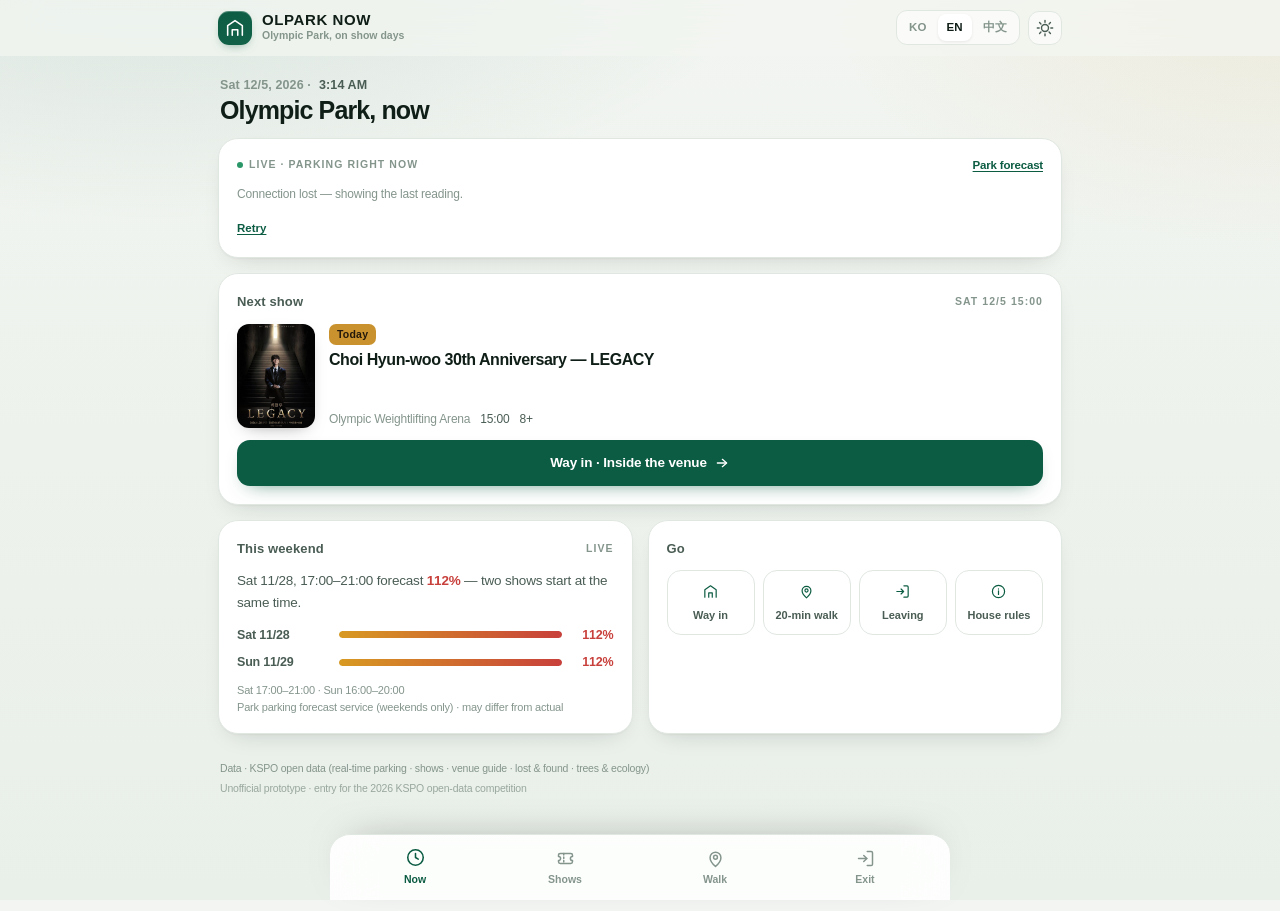
<file: index.html>
<!doctype html>
<html lang="ko">
<head>
<meta charset="utf-8" />
<meta name="viewport" content="width=device-width, initial-scale=1, viewport-fit=cover" />
<title>올팍 나우 · OLPARK NOW</title>
<meta name="description" content="올림픽공원 공연일, 지금 필요한 것만. 실시간 주차 · 공연장 동선 · 20분 산책 · 분산 출귀" />
<meta name="theme-color" content="#0C5C43" media="(prefers-color-scheme: light)" />
<meta name="theme-color" content="#0B1310" media="(prefers-color-scheme: dark)" />
<meta name="apple-mobile-web-app-capable" content="yes" />
<meta name="apple-mobile-web-app-status-bar-style" content="black-translucent" />
<meta name="apple-mobile-web-app-title" content="올팍 나우" />
<link rel="manifest" href="manifest.webmanifest" />
<link rel="icon" href="icons/favicon.svg" type="image/svg+xml" />
<link rel="apple-touch-icon" href="icons/icon-192.png" />
<link rel="stylesheet" href="assets/app.css?v=20261125f" />
</head>
<body>
<a class="skip" href="#main">본문으로</a>

<header class="hdr" id="hdr">
  <div class="hdr-in">
    <div class="brand">
      <span class="brand-mark" aria-hidden="true">
        <svg viewBox="0 0 24 24" width="22" height="22" fill="none" stroke="currentColor" stroke-width="1.7" stroke-linecap="round" stroke-linejoin="round">
          <path d="M4 20V9.5L12 4l8 5.5V20"/><path d="M9 20v-6h6v6"/>
        </svg>
      </span>
      <span class="brand-txt">
        <strong>OLPARK NOW</strong>
        <em data-i18n="brandTag">올림픽공원 공연일 안내</em>
      </span>
    </div>
    <div class="hdr-actions">
      <div class="lang" role="group" aria-label="Language">
        <button type="button" data-lang="ko" class="on">KO</button>
        <button type="button" data-lang="en">EN</button>
        <button type="button" data-lang="zh">中文</button>
      </div>
      <button type="button" class="icon-btn" id="themeBtn" aria-label="테마">
        <svg viewBox="0 0 24 24" width="20" height="20" fill="none" stroke="currentColor" stroke-width="1.7" stroke-linecap="round">
          <circle cx="12" cy="12" r="4.2"/><path d="M12 2.8v2.2M12 19v2.2M2.8 12H5M19 12h2.2M5.5 5.5l1.6 1.6M16.9 16.9l1.6 1.6M18.5 5.5l-1.6 1.6M7.1 16.9l-1.6 1.6"/>
        </svg>
      </button>
    </div>
  </div>
</header>

<main id="main">
  <section class="view" id="v-now" data-view="now" aria-labelledby="t-now"></section>
  <section class="view" id="v-shows" data-view="shows" aria-labelledby="t-shows" hidden></section>
  <section class="view" id="v-walk" data-view="walk" aria-labelledby="t-walk" hidden></section>
  <section class="view" id="v-exit" data-view="exit" aria-labelledby="t-exit" hidden></section>
</main>

<nav class="tabs" id="tabs" aria-label="주요 메뉴">
  <button type="button" data-nav="now" class="on" aria-current="page">
    <svg viewBox="0 0 24 24" fill="none" stroke="currentColor" stroke-width="1.7" stroke-linecap="round" stroke-linejoin="round"><circle cx="12" cy="12" r="8.5"/><path d="M12 7.5V12l3 1.8"/></svg>
    <span data-i18n="navNow">지금</span>
  </button>
  <button type="button" data-nav="shows">
    <svg viewBox="0 0 24 24" fill="none" stroke="currentColor" stroke-width="1.7" stroke-linecap="round" stroke-linejoin="round"><path d="M4 8.4a2 2 0 0 1 2-2h12a2 2 0 0 1 2 2v1.2a2.4 2.4 0 0 0 0 4.8v1.2a2 2 0 0 1-2 2H6a2 2 0 0 1-2-2v-1.2a2.4 2.4 0 0 0 0-4.8z"/><path d="M10 6.4v11.2" stroke-dasharray="1.6 2.4"/></svg>
    <span data-i18n="navShows">공연</span>
  </button>
  <button type="button" data-nav="walk">
    <svg viewBox="0 0 24 24" fill="none" stroke="currentColor" stroke-width="1.7" stroke-linecap="round" stroke-linejoin="round"><path d="M12 21s6.2-5.3 6.2-10A6.2 6.2 0 0 0 5.8 11c0 4.7 6.2 10 6.2 10z"/><circle cx="12" cy="10.6" r="2.2"/></svg>
    <span data-i18n="navWalk">산책</span>
  </button>
  <button type="button" data-nav="exit">
    <svg viewBox="0 0 24 24" fill="none" stroke="currentColor" stroke-width="1.7" stroke-linecap="round" stroke-linejoin="round"><path d="M14 4h4.5A1.5 1.5 0 0 1 20 5.5v13a1.5 1.5 0 0 1-1.5 1.5H14"/><path d="M10 8.5 13.5 12 10 15.5"/><path d="M13.5 12H4"/></svg>
    <span data-i18n="navExit">귀가</span>
  </button>
</nav>

<div class="sheet-wrap" id="sheetWrap" hidden>
  <div class="sheet-scrim" id="sheetScrim"></div>
  <div class="sheet" id="sheet" role="dialog" aria-modal="true" aria-labelledby="sheetTitle">
    <div class="sheet-grab" aria-hidden="true"></div>
    <button type="button" class="sheet-x" id="sheetX" aria-label="닫기">
      <svg viewBox="0 0 24 24" width="20" height="20" fill="none" stroke="currentColor" stroke-width="1.8" stroke-linecap="round"><path d="M6 6l12 12M18 6L6 18"/></svg>
    </button>
    <div id="sheetBody"></div>
  </div>
</div>

<footer class="foot">
  <p data-i18n="footSrc">데이터 · 한국체육산업개발(주) 개방 공공데이터 (실시간 주차현황 · 공연정보 · 공연장안내 · 유실물정보 · 수목·생태정보)</p>
  <p class="foot-2" data-i18n="footNote">비공식 프로토타입 · 2026년도 공공데이터 활용 경진대회 출품작</p>
</footer>

<script src="assets/data.js?v=20261125f"></script>
<script src="assets/app.js?v=20261125f"></script>
</body>
</html>
</file>
<file: assets/app.css>
/* 올팍 나우 · OLPARK NOW */
:root {
  --bg: #F2F5F1;
  --bg-2: #E9EFE9;
  --surface: #FFFFFF;
  --surface-2: #FAFBF8;
  --ink: #0F1E17;
  --ink-2: #4A5D54;
  --ink-3: #84958C;
  --line: #E0E7E1;
  --line-2: #EDF2EE;
  --brand: #0C5C43;
  --brand-2: #128363;
  --brand-soft: #E6F2EC;
  --accent: #C9922F;
  --accent-soft: #FBF2DF;
  --ok: #2B9668;
  --warn: #D89A22;
  --hot: #DE6F17;
  --full: #C8403B;
  --shadow: 0 1px 2px rgba(15, 30, 23, .04), 0 10px 26px -14px rgba(15, 30, 23, .22);
  --shadow-lg: 0 2px 6px rgba(15, 30, 23, .05), 0 26px 50px -28px rgba(15, 30, 23, .4);
  --r: 20px;
  --r-sm: 13px;
  --sans: "Pretendard Variable", Pretendard, -apple-system, BlinkMacSystemFont, "Apple SD Gothic Neo",
          "Noto Sans KR", "PingFang SC", "Hiragino Sans GB", "Microsoft YaHei", "Segoe UI", Roboto, sans-serif;
}

@media (prefers-color-scheme: dark) {
  :root {
    --bg: #0A1210;
    --bg-2: #0E1815;
    --surface: #131F1A;
    --surface-2: #17251F;
    --ink: #ECF3EE;
    --ink-2: #A6B8AE;
    --ink-3: #6E8479;
    --line: #22322B;
    --line-2: #1C2A24;
    --brand: #4FD3A3;
    --brand-2: #6FE3B6;
    --brand-soft: #122B23;
    --accent: #E5B45C;
    --accent-soft: #2A2318;
    --ok: #43BE86;
    --warn: #E5AC3C;
    --hot: #EC8034;
    --full: #E56762;
    --shadow: 0 1px 2px rgba(0, 0, 0, .3), 0 10px 26px -14px rgba(0, 0, 0, .8);
    --shadow-lg: 0 2px 6px rgba(0, 0, 0, .4), 0 26px 50px -28px rgba(0, 0, 0, .9);
  }
}

/* explicit theme override (manual toggle wins over the OS setting) */
:root[data-theme="light"] {
  --bg: #F2F5F1; --bg-2: #E9EFE9; --surface: #FFFFFF; --surface-2: #FAFBF8;
  --ink: #0F1E17; --ink-2: #4A5D54; --ink-3: #84958C; --line: #E0E7E1; --line-2: #EDF2EE;
  --brand: #0C5C43; --brand-2: #128363; --brand-soft: #E6F2EC; --accent: #C9922F; --accent-soft: #FBF2DF;
  --ok: #2B9668; --warn: #D89A22; --hot: #DE6F17; --full: #C8403B;
  --shadow: 0 1px 2px rgba(15, 30, 23, .04), 0 10px 26px -14px rgba(15, 30, 23, .22);
  --shadow-lg: 0 2px 6px rgba(15, 30, 23, .05), 0 26px 50px -28px rgba(15, 30, 23, .4);
}
:root[data-theme="dark"] {
  --bg: #0A1210; --bg-2: #0E1815; --surface: #131F1A; --surface-2: #17251F;
  --ink: #ECF3EE; --ink-2: #A6B8AE; --ink-3: #6E8479; --line: #22322B; --line-2: #1C2A24;
  --brand: #4FD3A3; --brand-2: #6FE3B6; --brand-soft: #122B23; --accent: #E5B45C; --accent-soft: #2A2318;
  --ok: #43BE86; --warn: #E5AC3C; --hot: #EC8034; --full: #E56762;
  --shadow: 0 1px 2px rgba(0, 0, 0, .3), 0 10px 26px -14px rgba(0, 0, 0, .8);
  --shadow-lg: 0 2px 6px rgba(0, 0, 0, .4), 0 26px 50px -28px rgba(0, 0, 0, .9);
}

* { box-sizing: border-box; }
html { -webkit-text-size-adjust: 100%; }
body {
  margin: 0;
  font-family: var(--sans);
  background: var(--bg);
  color: var(--ink);
  line-height: 1.5;
  letter-spacing: -0.012em;
  -webkit-font-smoothing: antialiased;
  font-variant-numeric: tabular-nums;
  padding-bottom: calc(84px + env(safe-area-inset-bottom));
}
body::before {
  content: "";
  position: fixed; inset: 0; z-index: -1;
  background:
    radial-gradient(900px 420px at 12% -8%, color-mix(in srgb, var(--brand) 12%, transparent), transparent 70%),
    radial-gradient(700px 380px at 100% 0%, color-mix(in srgb, var(--accent) 10%, transparent), transparent 65%),
    linear-gradient(180deg, var(--bg) 0%, var(--bg-2) 100%);
  pointer-events: none;
}
img { max-width: 100%; display: block; }
button { font: inherit; color: inherit; cursor: pointer; }
a { color: var(--brand); }
.skip { position: absolute; left: -9999px; }
.skip:focus { left: 12px; top: 12px; background: var(--surface); padding: 8px 12px; border-radius: 8px; z-index: 99; }

/* ── header ───────────────────────────────────────────── */
.hdr {
  position: sticky; top: 0; z-index: 40;
  padding-top: env(safe-area-inset-top);
  background: color-mix(in srgb, var(--bg) 78%, transparent);
  backdrop-filter: saturate(180%) blur(18px);
  -webkit-backdrop-filter: saturate(180%) blur(18px);
  border-bottom: 1px solid transparent;
  transition: border-color .2s;
}
.hdr.stuck { border-bottom-color: var(--line); }
.hdr-in {
  max-width: 880px; margin: 0 auto;
  display: flex; align-items: center; justify-content: space-between; gap: 12px;
  padding: 10px 18px;
}
.brand { display: flex; align-items: center; gap: 10px; min-width: 0; }
.brand-mark {
  width: 34px; height: 34px; border-radius: 11px;
  display: grid; place-items: center;
  background: linear-gradient(150deg, var(--brand) 0%, color-mix(in srgb, var(--brand) 62%, #1c6b52) 100%);
  color: #fff; flex: none;
  box-shadow: inset 0 1px 0 rgba(255,255,255,.28), 0 4px 12px -6px color-mix(in srgb, var(--brand) 70%, transparent);
}
.brand-txt { display: flex; flex-direction: column; min-width: 0; }
.brand-txt strong {
  font-size: 15px; font-weight: 800; letter-spacing: .04em; line-height: 1.15;
}
.brand-txt em {
  font-style: normal; font-size: 10.5px; color: var(--ink-3); font-weight: 600;
  letter-spacing: 0; white-space: nowrap; overflow: hidden; text-overflow: ellipsis;
}
.hdr-actions { display: flex; align-items: center; gap: 8px; flex: none; }
.lang {
  display: flex; padding: 3px; gap: 2px;
  background: var(--surface-2); border: 1px solid var(--line); border-radius: 11px;
}
.lang button {
  border: 0; background: transparent; color: var(--ink-3);
  font-size: 11.5px; font-weight: 700; padding: 5px 9px; border-radius: 8px;
  letter-spacing: .01em; transition: .16s;
}
.lang button.on { background: var(--surface); color: var(--ink); box-shadow: 0 1px 3px rgba(0,0,0,.08); }
.icon-btn {
  width: 34px; height: 34px; display: grid; place-items: center;
  border: 1px solid var(--line); background: var(--surface-2); color: var(--ink-2);
  border-radius: 11px; transition: .16s;
}
.icon-btn:active { transform: scale(.95); }

/* ── views ────────────────────────────────────────────── */
main { max-width: 880px; margin: 0 auto; padding: 6px 18px 20px; }
.view { animation: rise .32s cubic-bezier(.22,.7,.3,1) both; }
@keyframes rise { from { opacity: 0; transform: translateY(8px); } to { opacity: 1; transform: none; } }
.view-head { padding: 14px 2px 12px; }
.view-head h2 {
  margin: 0; font-size: 25px; font-weight: 820; letter-spacing: -.035em; line-height: 1.22;
}
.view-head p { margin: 6px 0 0; color: var(--ink-2); font-size: 13.5px; line-height: 1.55; max-width: 62ch; }
.date-line { display: flex; align-items: center; gap: 8px; color: var(--ink-3); font-size: 12.5px; font-weight: 650; letter-spacing: .01em; }
.date-line b { color: var(--ink-2); font-weight: 700; }

.cards { display: grid; gap: 13px; }
@media (min-width: 860px) {
  .cards { grid-template-columns: 1fr 1fr; gap: 15px; }
  .span2 { grid-column: 1 / -1; }
}

.card {
  background: var(--surface);
  border: 1px solid var(--line);
  border-radius: var(--r);
  box-shadow: var(--shadow);
  padding: 18px;
  position: relative;
  overflow: hidden;
}
.card.tight { padding: 15px; }
.card-h { display: flex; align-items: center; justify-content: space-between; gap: 10px; margin-bottom: 12px; }
.card-h h3 { margin: 0; font-size: 13px; font-weight: 750; letter-spacing: .01em; color: var(--ink-2); }
.kicker {
  display: inline-flex; align-items: center; gap: 6px;
  font-size: 10.5px; font-weight: 800; letter-spacing: .1em; text-transform: uppercase;
  color: var(--ink-3);
}
.kicker .dot {
  width: 6px; height: 6px; border-radius: 50%; background: var(--ok);
  box-shadow: 0 0 0 0 color-mix(in srgb, var(--ok) 60%, transparent);
  animation: pulse 2.2s infinite;
}
@keyframes pulse {
  0% { box-shadow: 0 0 0 0 color-mix(in srgb, var(--ok) 55%, transparent); }
  70% { box-shadow: 0 0 0 7px transparent; }
  100% { box-shadow: 0 0 0 0 transparent; }
}

/* parking ring */
.park { display: flex; align-items: center; gap: 18px; }
@media (max-width: 359px) { .park { gap: 12px; } }
.ring { position: relative; width: 132px; height: 132px; flex: none; }
@media (max-width: 410px) { .ring { width: 116px; height: 116px; } .park-cap { font-size: 11.5px; } .ring-num b { font-size: 24px; } }
.ring svg { width: 100%; height: 100%; transform: rotate(-90deg); }
.ring .track { stroke: var(--line-2); }
.ring .val { transition: stroke-dashoffset .9s cubic-bezier(.22,.7,.3,1), stroke .4s; stroke-linecap: round; }
.ring-num {
  position: absolute; inset: 0; display: grid; place-content: center; text-align: center; gap: 1px;
}
.ring-num b { font-size: 27px; font-weight: 800; letter-spacing: -.045em; line-height: 1; }
.ring-num span { font-size: 10px; color: var(--ink-3); font-weight: 700; letter-spacing: .02em; }
.park-side { min-width: 0; flex: 1; }
.park-status { display: flex; align-items: center; gap: 7px; margin-bottom: 6px; }
.badge {
  display: inline-flex; align-items: center; gap: 5px;
  padding: 4px 9px; border-radius: 999px;
  font-size: 11.5px; font-weight: 750; letter-spacing: .01em;
  background: var(--brand-soft); color: var(--brand);
}
.badge.ok { background: color-mix(in srgb, var(--ok) 14%, transparent); color: var(--ok); }
.badge.warn { background: color-mix(in srgb, var(--warn) 16%, transparent); color: var(--warn); }
.badge.hot { background: color-mix(in srgb, var(--hot) 15%, transparent); color: var(--hot); }
.badge.full { background: color-mix(in srgb, var(--full) 15%, transparent); color: var(--full); }
.park-cap { font-size: 12px; color: var(--ink-3); line-height: 1.45; }
.park-cap b { color: var(--ink-2); font-weight: 700; }
.legend { display: flex; gap: 12px; margin-top: 10px; flex-wrap: wrap; }
.legend span { display: inline-flex; align-items: center; gap: 4px; font-size: 10px; color: var(--ink-3); font-weight: 600; }
.legend i { width: 6px; height: 6px; border-radius: 50%; display: inline-block; }
.park-meta { margin-top: 10px; display: flex; align-items: center; gap: 8px; flex-wrap: wrap; font-size: 10.5px; color: var(--ink-3); }
.park-meta .sep { width: 1px; height: 9px; background: var(--line); }
.stalled { color: var(--hot); font-weight: 650; }
.link-btn {
  border: 0; background: none; padding: 0; color: var(--brand); font-size: 11.5px; font-weight: 700;
  text-decoration: underline; text-underline-offset: 2px; text-decoration-thickness: 1px;
}

/* next show */
.next { display: flex; gap: 14px; align-items: stretch; }
.next-poster {
  width: 78px; border-radius: 12px; overflow: hidden; flex: none;
  background: var(--surface-2); box-shadow: 0 6px 18px -10px rgba(0,0,0,.5);
}
.next-poster img { width: 100%; height: 100%; object-fit: cover; aspect-ratio: 3/4; }
.next-body { min-width: 0; flex: 1; display: flex; flex-direction: column; }
.next-when { display: flex; align-items: center; gap: 7px; margin-bottom: 5px; }
.dpill {
  font-size: 10.5px; font-weight: 800; letter-spacing: .02em;
  padding: 3px 8px; border-radius: 7px; background: var(--ink); color: var(--bg);
}
.dpill.soon { background: var(--accent); color: #22170a; }
.next-title {
  font-size: 16px; font-weight: 780; letter-spacing: -.028em; line-height: 1.3;
  margin: 0 0 6px; display: -webkit-box; -webkit-line-clamp: 2; -webkit-box-orient: vertical; overflow: hidden;
}
.next-meta { font-size: 12px; color: var(--ink-2); display: flex; flex-wrap: wrap; gap: 4px 10px; margin-top: auto; }
.next-meta span { display: inline-flex; align-items: center; gap: 4px; }
.next-meta i { font-style: normal; color: var(--ink-3); }
.ask { margin-top: 12px; width: 100%; }

/* buttons */
.btn {
  display: inline-flex; align-items: center; justify-content: center; gap: 7px;
  width: 100%; padding: 12px 16px; border-radius: 13px;
  border: 1px solid var(--line); background: var(--surface-2); color: var(--ink);
  font-size: 13.5px; font-weight: 720; letter-spacing: -.01em; transition: .16s;
  text-decoration: none;
}
.btn:active { transform: scale(.985); }
.btn.primary {
  background: var(--brand); color: #fff; border-color: transparent;
  box-shadow: 0 8px 20px -12px color-mix(in srgb, var(--brand) 80%, transparent);
}
@media (prefers-color-scheme: dark) { .btn.primary { color: #06211A; } }
.btn.ghost { background: transparent; }
.btn svg { flex: none; }

.quick { display: grid; grid-template-columns: repeat(4, 1fr); gap: 8px; }
.quick button {
  border: 1px solid var(--line); background: var(--surface); border-radius: 14px;
  padding: 12px 4px 10px; display: flex; flex-direction: column; align-items: center; gap: 7px;
  font-size: 11px; font-weight: 700; color: var(--ink-2); transition: .16s;
}
.quick button:active { transform: scale(.96); background: var(--surface-2); }
.quick svg { color: var(--brand); }

/* forecast strip */
.fc { display: grid; gap: 9px; }
.fc-row { display: flex; align-items: center; gap: 10px; font-size: 12.5px; }
.fc-row .lbl { font-weight: 720; color: var(--ink-2); width: 92px; flex: none; }
.fc-bar { flex: 1; height: 7px; border-radius: 99px; background: var(--line-2); overflow: hidden; position: relative; }
.fc-bar i { position: absolute; inset: 0 auto 0 0; border-radius: 99px; background: linear-gradient(90deg, var(--warn), var(--full)); width: 0; transition: width .8s cubic-bezier(.22,.7,.3,1); }
.fc-row .pct { font-weight: 800; color: var(--full); font-size: 12.5px; width: 42px; text-align: right; }
.fc-note { margin: 10px 0 0; font-size: 11px; color: var(--ink-3); line-height: 1.5; }
.fc-body { margin: 0 0 12px; font-size: 13.5px; color: var(--ink-2); line-height: 1.6; }
.fc-body b { color: var(--full); font-weight: 800; }

/* ── filters ───────────────────────────────────────────── */
.filters { display: flex; gap: 7px; overflow-x: auto; padding: 2px 0 14px; scrollbar-width: none; }
.filters::-webkit-scrollbar { display: none; }
.chip {
  flex: none; border: 1px solid var(--line); background: var(--surface); color: var(--ink-2);
  padding: 7px 14px; border-radius: 99px; font-size: 12.5px; font-weight: 700; transition: .16s;
}
.chip.on { background: var(--ink); color: var(--bg); border-color: var(--ink); }

/* ── show cards ────────────────────────────────────────── */
.show {
  display: flex; gap: 14px; width: 100%; text-align: left; cursor: pointer;
  border: 1px solid var(--line); background: var(--surface); border-radius: var(--r);
  padding: 12px; box-shadow: var(--shadow); transition: .18s; align-items: stretch;
}
.show:active { transform: scale(.99); }
.show.past { opacity: .58; }
.show-poster {
  display: block;
  width: 72px; flex: none; border-radius: 10px; overflow: hidden; background: var(--surface-2);
}
.show-poster img { width: 100%; height: 100%; object-fit: cover; aspect-ratio: 3/4; }
.show-body { min-width: 0; flex: 1; display: flex; flex-direction: column; gap: 3px; padding: 2px 0; text-align: left; }
.show-title { display: block; }
.show-venue { display: block; }
.show-when { display: flex; }
.show-tag { display: inline-block; }
.show-venue { font-size: 10.5px; font-weight: 800; letter-spacing: .06em; text-transform: uppercase; color: var(--brand); }
.show-title {
  font-size: 14.5px; font-weight: 760; letter-spacing: -.025em; line-height: 1.32; margin: 1px 0 2px;
  display: -webkit-box; -webkit-line-clamp: 2; -webkit-box-orient: vertical; overflow: hidden;
}
.show-when { font-size: 12px; color: var(--ink-2); margin-top: auto; display: flex; gap: 8px; flex-wrap: wrap; }
.show-when b { font-weight: 750; color: var(--ink); }
.show-tag {
  font-size: 10px; font-weight: 750; padding: 2px 6px; border-radius: 6px;
  background: var(--brand-soft); color: var(--brand); align-self: flex-start;
}
.show-tag.hot { background: color-mix(in srgb, var(--hot) 14%, transparent); color: var(--hot); }

/* ── spot cards ────────────────────────────────────────── */
.spot { position: relative; }
.spot-no {
  position: absolute; top: 14px; right: 16px;
  font-size: 11px; font-weight: 800; color: var(--ink-3); letter-spacing: .04em;
}
.spot h3 { margin: 0 0 3px; font-size: 16.5px; font-weight: 780; letter-spacing: -.028em; }
.spot .meta { font-size: 11.5px; color: var(--ink-3); line-height: 1.5; margin-bottom: 9px; }
.spot .desc { margin: 0; font-size: 13px; color: var(--ink-2); line-height: 1.62; }
.season {
  margin-top: 12px; padding: 9px 11px; border-radius: 10px;
  font-size: 11.5px; line-height: 1.5; font-weight: 600;
  background: var(--accent-soft); color: color-mix(in srgb, var(--accent) 78%, var(--ink));
  display: flex; gap: 7px;
}
.season.now { background: var(--brand-soft); color: var(--brand); }
.season svg { flex: none; margin-top: 1px; }

.route {
  border: 1px dashed color-mix(in srgb, var(--brand) 38%, var(--line));
  background: var(--brand-soft); border-radius: 14px; padding: 14px 15px;
  display: flex; gap: 12px; align-items: flex-start;
}
.route + .route { margin-top: 9px; }
.route-n {
  width: 22px; height: 22px; border-radius: 50%; background: var(--brand); color: #fff;
  display: grid; place-items: center; font-size: 11px; font-weight: 800; flex: none;
}
.route h4 { margin: 0 0 3px; font-size: 13.5px; font-weight: 740; line-height: 1.4; color: var(--ink); }
.route p { margin: 0; font-size: 11.5px; color: var(--ink-2); font-weight: 600; }

/* ── info rows ─────────────────────────────────────────── */
.rows { display: grid; gap: 0; }
.row {
  display: flex; gap: 12px; padding: 11px 0;
  border-bottom: 1px solid var(--line-2); align-items: flex-start;
}
.row:last-child { border-bottom: 0; }
.row-k { font-size: 11.8px; font-weight: 730; color: var(--ink-3); width: 92px; flex: none; padding-top: 1px; word-break: keep-all; }
.row-v { font-size: 13px; color: var(--ink); line-height: 1.5; flex: 1; min-width: 0; }
.row-v small { display: block; color: var(--ink-3); font-size: 11.5px; margin-top: 2px; }
.row-v b { font-weight: 760; }
.rows.split { display: grid; grid-template-columns: 1fr; gap: 0; }

.venue-line { display: flex; align-items: baseline; gap: 7px; flex-wrap: wrap; margin-bottom: 12px; }
.venue-line strong { font-size: 16px; font-weight: 800; letter-spacing: -.03em; }
.venue-line span { font-size: 12px; color: var(--ink-3); }

.seats { display: flex; gap: 8px; flex-wrap: wrap; margin-bottom: 12px; }
.seat {
  border: 1px solid var(--line); border-radius: 10px; padding: 7px 10px; background: var(--surface-2);
  font-size: 11px; color: var(--ink-3); font-weight: 650;
}
.seat b { display: block; font-size: 13px; color: var(--ink); font-weight: 780; margin-top: 1px; letter-spacing: -.02em; }

/* ── sheet ─────────────────────────────────────────────── */
.sheet-wrap { position: fixed; inset: 0; z-index: 80; }
.sheet-scrim {
  position: absolute; inset: 0; background: rgba(6, 14, 11, .44);
  backdrop-filter: blur(3px); animation: fade .22s both;
}
@keyframes fade { from { opacity: 0; } to { opacity: 1; } }
.sheet {
  position: absolute; left: 0; right: 0; bottom: 0;
  max-height: 90dvh; overflow-y: auto; overscroll-behavior: contain;
  background: var(--surface); border-radius: 24px 24px 0 0;
  box-shadow: var(--shadow-lg);
  padding: 10px 20px calc(26px + env(safe-area-inset-bottom));
  animation: up .3s cubic-bezier(.22,.7,.3,1) both;
  max-width: 620px; margin: 0 auto;
}
@keyframes up { from { transform: translateY(28px); opacity: .6; } to { transform: none; opacity: 1; } }
.sheet-grab { width: 38px; height: 4px; border-radius: 99px; background: var(--line); margin: 2px auto 12px; }
.sheet-x {
  position: absolute; top: 12px; right: 14px; width: 32px; height: 32px;
  display: grid; place-items: center; border-radius: 50%;
  border: 1px solid var(--line); background: var(--surface-2); color: var(--ink-2); z-index: 2;
}
.sheet-hero { display: flex; gap: 15px; margin-bottom: 16px; }
.sheet-hero img { width: 96px; border-radius: 13px; aspect-ratio: 3/4; object-fit: cover; box-shadow: 0 10px 26px -14px rgba(0,0,0,.6); }
.sheet-hero .t { min-width: 0; flex: 1; padding-right: 34px; }
.sheet-hero h2 { margin: 4px 0 6px; font-size: 19px; font-weight: 800; letter-spacing: -.035em; line-height: 1.28; }
.sheet-hero .v { font-size: 12px; color: var(--ink-3); font-weight: 650; }
.sect { margin: 20px 0 0; }
.sect-h {
  display: flex; align-items: center; gap: 8px; margin-bottom: 4px;
  font-size: 11px; font-weight: 800; letter-spacing: .1em; text-transform: uppercase; color: var(--ink-3);
}
.sect-h::after { content: ""; flex: 1; height: 1px; background: var(--line); }
.sect-h.plain::after { display: none; }
.tags { display: flex; gap: 6px; flex-wrap: wrap; margin-top: 14px; }
.tag {
  font-size: 11px; font-weight: 700; padding: 4px 9px; border-radius: 8px;
  background: var(--surface-2); border: 1px solid var(--line); color: var(--ink-2);
}

/* ── tabs ──────────────────────────────────────────────── */
.tabs {
  position: fixed; left: 0; right: 0; bottom: 0; z-index: 50;
  display: grid; grid-template-columns: repeat(4, 1fr);
  padding: 7px 10px calc(7px + env(safe-area-inset-bottom));
  background: color-mix(in srgb, var(--surface) 88%, transparent);
  backdrop-filter: saturate(180%) blur(20px);
  -webkit-backdrop-filter: saturate(180%) blur(20px);
  border-top: 1px solid var(--line);
  max-width: 620px; margin: 0 auto;
  border-radius: 20px 20px 0 0;
}
@media (min-width: 620px) {
  .tabs { border-radius: 20px 20px 0 0; box-shadow: 0 -10px 40px -24px rgba(0,0,0,.5); }
}
.tabs button {
  border: 0; background: none; color: var(--ink-3);
  display: flex; flex-direction: column; align-items: center; gap: 3px;
  padding: 6px 2px 5px; border-radius: 13px; font-size: 10.5px; font-weight: 700; transition: .16s;
}
.tabs button svg { width: 21px; height: 21px; transition: transform .2s; }
.tabs button.on { color: var(--brand); }
.tabs button.on svg { transform: translateY(-1px) scale(1.04); }
.tabs button.on span { font-weight: 800; }

/* ── footer ────────────────────────────────────────────── */
.foot { max-width: 880px; margin: 0 auto; padding: 6px 20px 30px; }
.foot p { margin: 0; font-size: 10.5px; color: var(--ink-3); line-height: 1.6; }
.foot .foot-2 { margin-top: 3px; opacity: .8; }

.muted { color: var(--ink-3); }
.hidden { display: none !important; }
.sr { position: absolute; width: 1px; height: 1px; overflow: hidden; clip: rect(0 0 0 0); }

@media (prefers-reduced-motion: reduce) {
  * { animation-duration: .01ms !important; transition-duration: .01ms !important; }
}
</file>
